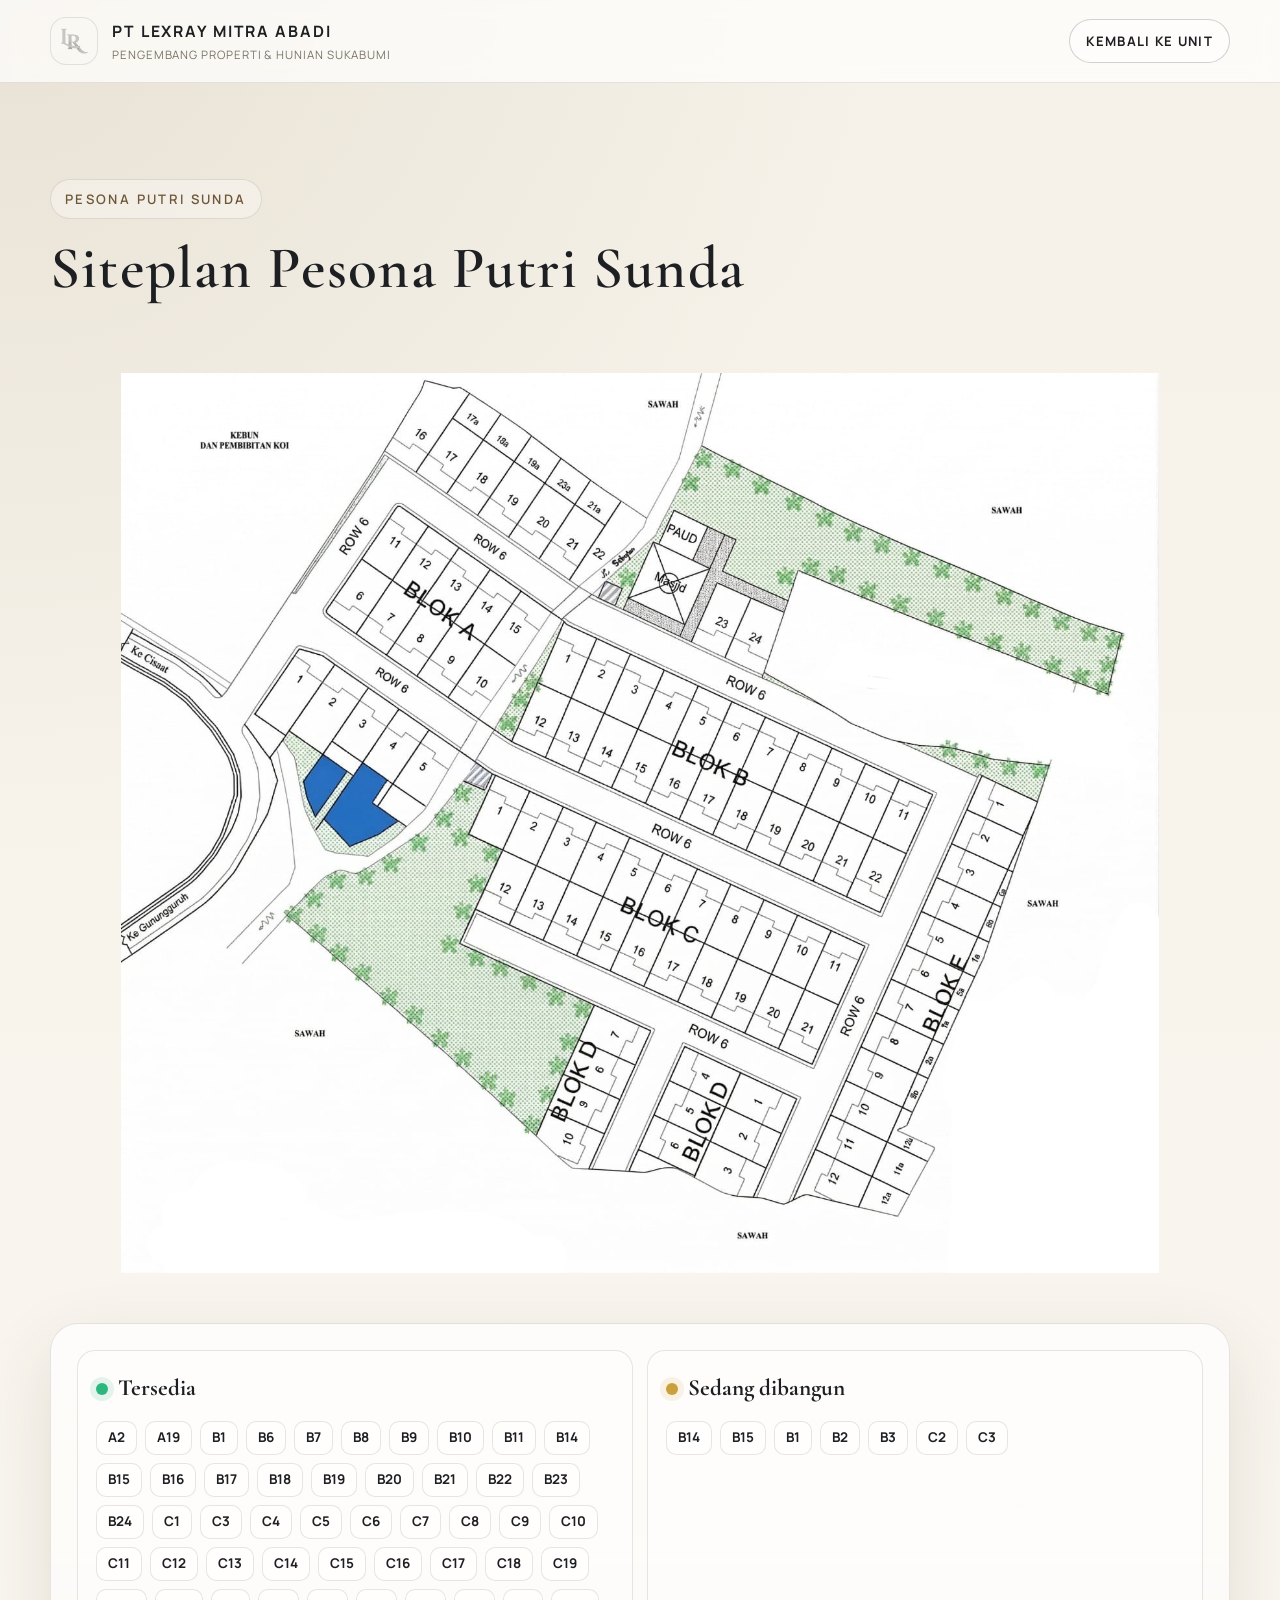
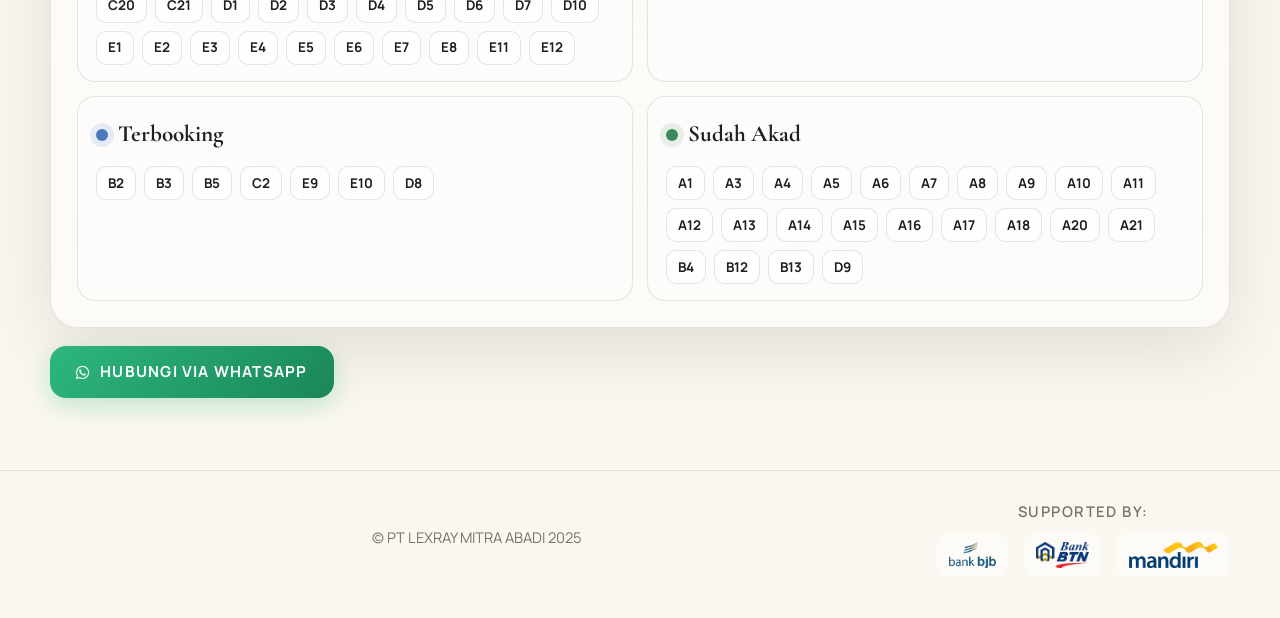
<file: stok.html>
<!DOCTYPE html>
<html lang="id" data-theme="light">

<head>
    <meta charset="UTF-8">
    <meta name="viewport" content="width=device-width, initial-scale=1, viewport-fit=cover">
    <title>Cek Ketersediaan Stok | PT LEXRAY MITRA ABADI</title>
    <meta name="theme-color" content="#f5f1e8">
    <link rel="preconnect" href="https://fonts.googleapis.com">
    <link rel="preconnect" href="https://fonts.gstatic.com" crossorigin>
    <link
        href="https://fonts.googleapis.com/css2?family=Cormorant+Garamond:wght@500;600;700&family=Manrope:wght@400;500;600;700&display=swap"
        rel="stylesheet">
    <link rel="icon" type="image/png" href="contents/img/Screenshotlogolexray.png">
    <link rel="stylesheet" href="styles.css">
    <link rel="stylesheet" href="https://cdnjs.cloudflare.com/ajax/libs/font-awesome/6.4.0/css/all.min.css">
</head>

<body>
    <nav class="navbar">
        <div class="container">
            <a href="index.html#units" class="mobile-back-link" aria-label="Kembali ke laman utama">
                <i class="fas fa-arrow-left" aria-hidden="true"></i>
            </a>
            <div class="nav-brand">
                <div class="logo-container">
                    <img src="contents/img/Screenshotlogolexray.png" alt="PT LEXRAY Logo" class="logo">
                </div>
                <div class="brand-text">
                    <h1>PT LEXRAY MITRA ABADI</h1>
                    <p class="tagline">Pengembang Properti & Hunian Sukabumi</p>
                </div>
            </div>
            <a href="index.html#units" class="secondary-link secondary-link-page">Kembali ke Unit</a>
        </div>
    </nav>

    <section class="page-hero page-hero-compact">
        <div class="container">
            <div class="section-header section-header-left">
                <p class="hero-eyebrow">Pesona Putri Sunda</p>
                <h2>Siteplan Pesona Putri Sunda</h2>
            </div>

            <div class="stok-layout">
                <div class="siteplan-display">
                    <img src="contents/img/siteplanputrisunda.png" alt="Siteplan Pesona Putri Sunda">
                </div>

                <div class="unit-status-board">

                    <div class="unit-status-grid">
                        <article class="unit-status-card">
                            <div class="unit-status-heading">
                                <span class="status-dot status-dot-tersedia" aria-hidden="true"></span>
                                <h3>Tersedia</h3>
                            </div>
                            <div class="unit-chip-list">
                                <span class="unit-chip">A2</span>
                                <span class="unit-chip">A19</span>
                                <span class="unit-chip">B1</span>
                                <span class="unit-chip">B6</span>
                                <span class="unit-chip">B7</span>
                                <span class="unit-chip">B8</span>
                                <span class="unit-chip">B9</span>
                                <span class="unit-chip">B10</span>
                                <span class="unit-chip">B11</span>
                                <span class="unit-chip">B14</span>
                                <span class="unit-chip">B15</span>
                                <span class="unit-chip">B16</span>
                                <span class="unit-chip">B17</span>
                                <span class="unit-chip">B18</span>
                                <span class="unit-chip">B19</span>
                                <span class="unit-chip">B20</span>
                                <span class="unit-chip">B21</span>
                                <span class="unit-chip">B22</span>
                                <span class="unit-chip">B23</span>
                                <span class="unit-chip">B24</span>
                                <span class="unit-chip">C1</span>
                                <span class="unit-chip">C3</span>
                                <span class="unit-chip">C4</span>
                                <span class="unit-chip">C5</span>
                                <span class="unit-chip">C6</span>
                                <span class="unit-chip">C7</span>
                                <span class="unit-chip">C8</span>
                                <span class="unit-chip">C9</span>
                                <span class="unit-chip">C10</span>
                                <span class="unit-chip">C11</span>
                                <span class="unit-chip">C12</span>
                                <span class="unit-chip">C13</span>
                                <span class="unit-chip">C14</span>
                                <span class="unit-chip">C15</span>
                                <span class="unit-chip">C16</span>
                                <span class="unit-chip">C17</span>
                                <span class="unit-chip">C18</span>
                                <span class="unit-chip">C19</span>
                                <span class="unit-chip">C20</span>
                                <span class="unit-chip">C21</span>
                                <span class="unit-chip">D1</span>
                                <span class="unit-chip">D2</span>
                                <span class="unit-chip">D3</span>
                                <span class="unit-chip">D4</span>
                                <span class="unit-chip">D5</span>
                                <span class="unit-chip">D6</span>
                                <span class="unit-chip">D7</span>
                                <span class="unit-chip">D10</span>
                                <span class="unit-chip">E1</span>
                                <span class="unit-chip">E2</span>
                                <span class="unit-chip">E3</span>
                                <span class="unit-chip">E4</span>
                                <span class="unit-chip">E5</span>
                                <span class="unit-chip">E6</span>
                                <span class="unit-chip">E7</span>
                                <span class="unit-chip">E8</span>
                                <span class="unit-chip">E11</span>
                                <span class="unit-chip">E12</span>
                            </div>
                        </article>

                        <article class="unit-status-card">
                            <div class="unit-status-heading">
                                <span class="status-dot status-dot-build" aria-hidden="true"></span>
                                <h3>Sedang dibangun</h3>
                            </div>
                            <div class="unit-chip-list">
                                <span class="unit-chip">B14</span>
                                <span class="unit-chip">B15</span>
                                <span class="unit-chip">B1</span>
                                <span class="unit-chip">B2</span>
                                <span class="unit-chip">B3</span>
                                <span class="unit-chip">C2</span>
                                <span class="unit-chip">C3</span>
                            </div>
                        </article>

                        <article class="unit-status-card">
                            <div class="unit-status-heading">
                                <span class="status-dot status-dot-booked" aria-hidden="true"></span>
                                <h3>Terbooking</h3>
                            </div>
                            <div class="unit-chip-list">
                                <span class="unit-chip">B2</span>
                                <span class="unit-chip">B3</span>
                                <span class="unit-chip">B5</span>
                                <span class="unit-chip">C2</span>
                                <span class="unit-chip">E9</span>
                                <span class="unit-chip">E10</span>
                                <span class="unit-chip">D8</span>
                            </div>
                        </article>

                        <article class="unit-status-card">
                            <div class="unit-status-heading">
                                <span class="status-dot status-dot-akad" aria-hidden="true"></span>
                                <h3>Sudah Akad</h3>
                            </div>
                            <div class="unit-chip-list"> 
                                <span class="unit-chip">A1</span>
                                <span class="unit-chip">A3</span>
                                <span class="unit-chip">A4</span>
                                <span class="unit-chip">A5</span>
                                <span class="unit-chip">A6</span>
                                <span class="unit-chip">A7</span>
                                <span class="unit-chip">A8</span>
                                <span class="unit-chip">A9</span>
                                <span class="unit-chip">A10</span>
                                <span class="unit-chip">A11</span>
                                <span class="unit-chip">A12</span>
                                <span class="unit-chip">A13</span>
                                <span class="unit-chip">A14</span>
                                <span class="unit-chip">A15</span>
                                <span class="unit-chip">A16</span>
                                <span class="unit-chip">A17</span>
                                <span class="unit-chip">A18</span>
                                <span class="unit-chip">A20</span>
                                <span class="unit-chip">A21</span>
                                <span class="unit-chip">B4</span>
                                <span class="unit-chip">B12</span>
                                <span class="unit-chip">B13</span>
                                <span class="unit-chip">D9</span>
                            </div>
                        </article>
                    </div>
                </div>
            </div>

            <div class="siteplan-actions">
                <a href="https://wa.me/6282113459627" class="unit-download-btn" target="_blank"
                    rel="noopener noreferrer">
                    <i class="fab fa-whatsapp" aria-hidden="true"></i>
                    <span>Hubungi via WhatsApp</span>
                </a>
            </div>
        </div>
    </section>

    <footer class="footer">
        <div class="container">
            <div class="footer-content">
                <div class="footer-main">
                    <p>&copy; PT LEXRAY MITRA ABADI 2025</p>
                </div>
                <div class="footer-banks">
                    <p class="bank-label">Supported by:</p>
                    <div class="bank-logos">
                        <div class="bank-logo-item" title="Bank BJB">
                            <img src="contents/img/bank-bjb-seeklogo.png" alt="Logo Bank BJB" class="bank-logo-image">
                        </div>
                        <div class="bank-logo-item" title="Bank BTN">
                            <img src="contents/img/bank-tabungan-negara-btn-seeklogo.png" alt="Logo Bank BTN"
                                class="bank-logo-image">
                        </div>
                        <div class="bank-logo-item" title="Bank Mandiri">
                            <img src="contents/img/bank-mandiri-seeklogo.png" alt="Logo Bank Mandiri"
                                class="bank-logo-image">
                        </div>
                    </div>
                </div>
            </div>
        </div>
    </footer>

    <script src="script.js"></script>
</body>

</html>
</file>
<file: styles.css>
* {
    margin: 0;
    padding: 0;
    box-sizing: border-box;
}

:root {
    --bg: #f5f1e8;
    --surface: #fbf8f2;
    --surface-soft: #f1ebde;
    --surface-muted: #e7dfd0;
    --line: rgba(29, 31, 35, 0.11);
    --line-strong: rgba(29, 31, 35, 0.2);
    --text: #1d1f23;
    --text-muted: #5f5a52;
    --text-soft: #7a7367;
    --accent: #8d744a;
    --accent-soft: #6d5736;
    --white: #ffffff;
    --hero-ambient: rgba(141, 116, 74, 0.12);
    --hero-grid: rgba(29, 31, 35, 0.06);
    --hero-glow: rgba(255, 255, 255, 0.4);
    --glass: rgba(255, 255, 255, 0.72);
    --glass-strong: rgba(255, 255, 255, 0.84);
    --section-tint: rgba(255, 255, 255, 0.22);
    --section-fade: rgba(255, 255, 255, 0.28);
    --panel-bg: linear-gradient(180deg, rgba(255, 255, 255, 0.7), rgba(255, 255, 255, 0.45));
    --chip-bg: rgba(255, 255, 255, 0.42);
    --chip-bg-strong: rgba(255, 255, 255, 0.58);
    --soft-bg: rgba(255, 255, 255, 0.45);
    --soft-bg-2: rgba(255, 255, 255, 0.4);
    --soft-bg-3: rgba(255, 255, 255, 0.34);
    --soft-bg-4: rgba(255, 255, 255, 0.32);
    --soft-bg-5: rgba(255, 255, 255, 0.5);
    --shadow: 0 24px 70px rgba(64, 51, 32, 0.12);
    --radius-lg: 28px;
    --radius-md: 20px;
    --radius-sm: 14px;
    --container: 1180px;
}

html[data-theme='dark'] {
    --bg: #141518;
    --surface: #1d1f23;
    --surface-soft: #25282d;
    --surface-muted: #30343b;
    --line: rgba(255, 255, 255, 0.11);
    --line-strong: rgba(255, 255, 255, 0.18);
    --text: #f3efe8;
    --text-muted: #d0c7bb;
    --text-soft: #b4ab9f;
    --accent: #b79b6a;
    --accent-soft: #f0dfbd;
    --hero-ambient: rgba(183, 155, 106, 0.18);
    --hero-grid: rgba(255, 255, 255, 0.04);
    --hero-glow: rgba(255, 255, 255, 0.03);
    --glass: rgba(29, 31, 35, 0.78);
    --glass-strong: rgba(20, 21, 24, 0.94);
    --section-tint: rgba(255, 255, 255, 0.015);
    --section-fade: rgba(255, 255, 255, 0.02);
    --panel-bg: linear-gradient(180deg, rgba(37, 40, 45, 0.92), rgba(24, 26, 30, 0.9));
    --chip-bg: rgba(255, 255, 255, 0.04);
    --chip-bg-strong: rgba(255, 255, 255, 0.08);
    --soft-bg: rgba(255, 255, 255, 0.06);
    --soft-bg-2: rgba(255, 255, 255, 0.05);
    --soft-bg-3: rgba(255, 255, 255, 0.04);
    --soft-bg-4: rgba(255, 255, 255, 0.05);
    --soft-bg-5: rgba(255, 255, 255, 0.08);
    --shadow: 0 24px 70px rgba(0, 0, 0, 0.24);
}

html {
    scroll-behavior: smooth;
    width: 100%;
    max-width: 100%;
}

body {
    font-family: 'Manrope', 'Segoe UI', sans-serif;
    background:
        radial-gradient(circle at top left, var(--hero-ambient), transparent 34%),
        linear-gradient(180deg, var(--bg) 0%, var(--surface) 100%);
    color: var(--text);
    line-height: 1.7;
    width: 100%;
    max-width: 100%;
    overflow-x: hidden;
    text-rendering: optimizeLegibility;
    transition: background-color 0.2s ease, color 0.2s ease;
}

a,
button,
input,
textarea {
    -webkit-tap-highlight-color: transparent;
}

img {
    display: block;
    max-width: 100%;
}

.container {
    width: min(var(--container), calc(100% - 40px));
    margin: 0 auto;
}

section {
    position: relative;
    padding: 104px 0;
    z-index: 1;
}

.about,
.team,
.social-section {
    background: var(--section-tint);
}

.contact {
    background: linear-gradient(180deg, var(--section-fade), rgba(255, 255, 255, 0));
}

.section-header {
    max-width: 760px;
    margin: 0 auto 56px;
    text-align: center;
}

.section-header h2,
.hero-content h2,
.placeholder-image h3,
.team-member h4 {
    font-family: 'Cormorant Garamond', Georgia, serif;
}

.section-header h2 {
    font-size: clamp(2.3rem, 5vw, 3.7rem);
    font-weight: 600;
    letter-spacing: 0.02em;
    line-height: 1.05;
    color: var(--text);
    margin-bottom: 12px;
}

.section-subtitle {
    font-size: 1rem;
    color: var(--text-muted);
    max-width: 620px;
    margin: 0 auto;
}

.navbar {
    position: sticky;
    top: 0;
    z-index: 100;
    background: var(--glass);
    border-bottom: 1px solid var(--line);
    backdrop-filter: saturate(130%) blur(10px);
}

.navbar.scrolled {
    background: var(--glass-strong);
    box-shadow: 0 14px 34px rgba(64, 51, 32, 0.12);
}

.navbar .container {
    display: flex;
    align-items: center;
    justify-content: space-between;
    gap: 24px;
    min-height: 82px;
}

.nav-brand {
    display: flex;
    align-items: center;
    gap: 14px;
    min-width: 0;
}

.logo-container {
    width: 48px;
    height: 48px;
    padding: 8px;
    border: 1px solid var(--line);
    border-radius: 16px;
    background: linear-gradient(180deg, rgba(255, 255, 255, 0.06), rgba(255, 255, 255, 0.02));
    flex-shrink: 0;
}

.logo {
    width: 100%;
    height: 100%;
    object-fit: contain;
}

.brand-text {
    min-width: 0;
}

.nav-brand h1 {
    font-size: 0.98rem;
    font-weight: 700;
    letter-spacing: 0.12em;
    color: var(--text);
}

.nav-brand .tagline {
    font-size: 0.72rem;
    letter-spacing: 0.08em;
    text-transform: uppercase;
    color: var(--text-soft);
    white-space: nowrap;
}

.nav-menu {
    display: flex;
    align-items: center;
    list-style: none;
    gap: 28px;
}

.nav-theme-item {
    display: none;
}

.nav-menu a {
    color: var(--text-muted);
    text-decoration: none;
    font-size: 0.84rem;
    text-transform: uppercase;
    letter-spacing: 0.14em;
    transition: color 0.2s ease;
}

.nav-menu a:hover,
.nav-menu a:focus-visible {
    color: var(--accent-soft);
}

.theme-toggle {
    display: inline-flex;
    align-items: center;
    gap: 10px;
    min-height: 48px;
    padding: 0 16px;
    border: 1px solid var(--line);
    border-radius: 999px;
    background: var(--soft-bg-4);
    color: var(--text);
    cursor: pointer;
    transition: border-color 0.2s ease, background 0.2s ease, color 0.2s ease;
}

.theme-toggle:hover,
.theme-toggle:focus-visible {
    border-color: rgba(141, 116, 74, 0.3);
    color: var(--accent-soft);
}

.theme-toggle-icon {
    width: 28px;
    height: 28px;
    display: inline-flex;
    align-items: center;
    justify-content: center;
    border-radius: 999px;
    background: var(--soft-bg-5);
    font-size: 0.82rem;
}

.theme-toggle-label {
    font-size: 0.78rem;
    font-weight: 700;
    letter-spacing: 0.12em;
    text-transform: uppercase;
}

.theme-toggle-mobile {
    width: 100%;
    justify-content: center;
}

.hamburger {
    display: none;
    width: 48px;
    height: 48px;
    padding: 0;
    border: 1px solid var(--line);
    border-radius: 14px;
    background: var(--chip-bg);
    cursor: pointer;
    align-items: center;
    justify-content: center;
    flex-direction: column;
    gap: 5px;
}

.hamburger span {
    width: 18px;
    height: 2px;
    border-radius: 999px;
    background: var(--text);
    transition: transform 0.2s ease, opacity 0.2s ease;
}

.hero {
    min-height: min(92vh, 860px);
    display: flex;
    align-items: center;
    overflow: hidden;
    padding: 112px 0 84px;
}

.hero::before {
    content: '';
    position: absolute;
    inset: 0;
    background:
        linear-gradient(135deg, var(--hero-glow), transparent 32%),
        radial-gradient(circle at 78% 28%, var(--hero-ambient), transparent 18%),
        linear-gradient(180deg, rgba(0, 0, 0, 0), rgba(0, 0, 0, 0.04));
}

.hero::after {
    content: '';
    position: absolute;
    inset: 0;
    background-image: 
        linear-gradient(180deg, rgba(0, 0, 0, 0), rgba(0, 0, 0, 0)),
        url('contents/img/backgroundberanda.png');
    background-size: cover;
    background-position: center;
    opacity: 0.34;
    pointer-events: none;
}

.content-background-shell {
    position: relative;
    isolation: isolate;
}

.content-background-shell::before {
    content: '';
    position: absolute;
    inset: 0;
    background-image:
        linear-gradient(180deg, rgba(245, 241, 232, 0.76), rgba(245, 241, 232, 0.7)),
        url('contents/img/backgroundindexwindows.png');
    background-size: cover;
    background-position: center top;
    background-repeat: no-repeat;
    opacity: 0.22;
    pointer-events: none;
    z-index: 0;
}

.content-background-shell > section {
    position: relative;
    z-index: 1;
}

.hero-overlay {
    position: absolute;
    inset: 0;
    background-image:
        linear-gradient(var(--hero-grid) 1px, transparent 1px),
        linear-gradient(90deg, var(--hero-grid) 1px, transparent 1px);
    background-size: 64px 64px;
    mask-image: linear-gradient(180deg, rgba(0, 0, 0, 0.25), rgba(0, 0, 0, 0));
    opacity: 0.24;
    pointer-events: none;
    z-index: 0;
}

.hero-content {
    position: relative;
    z-index: 1;
    max-width: 900px;
}

.hero-eyebrow {
    display: inline-block;
    margin-bottom: 18px;
    padding: 8px 14px;
    border: 1px solid var(--line);
    border-radius: 999px;
    background: var(--soft-bg-3);
    color: var(--accent-soft);
    font-size: 0.82rem;
    font-weight: 600;
    letter-spacing: 0.18em;
    text-transform: uppercase;
}

.hero-content h2 {
    max-width: 880px;
    font-size: clamp(3.2rem, 8vw, 6rem);
    font-weight: 600;
    line-height: 0.94;
    letter-spacing: 0.01em;
    margin-bottom: 20px;
}

.hero-lead {
    max-width: 640px;
    font-size: 1.1rem;
    color: var(--text-muted);
    margin-bottom: 32px;
}

html[data-theme='dark'] .section-header h2,
html[data-theme='dark'] .hero-content h2,
html[data-theme='dark'] .placeholder-image h3,
html[data-theme='dark'] .team-member h4,
html[data-theme='dark'] .info-item h4,
html[data-theme='dark'] .hero-metric strong {
    color: #fbf7ef;
}

html[data-theme='dark'] .section-subtitle,
html[data-theme='dark'] .hero-lead,
html[data-theme='dark'] .about-text p,
html[data-theme='dark'] .team-member p,
html[data-theme='dark'] .info-item p,
html[data-theme='dark'] .feature-list,
html[data-theme='dark'] .hero-metric span,
html[data-theme='dark'] .stat p,
html[data-theme='dark'] .nav-menu a,
html[data-theme='dark'] .nav-brand .tagline,
html[data-theme='dark'] .footer p {
    color: var(--text-muted);
}

html[data-theme='dark'] .hero-eyebrow,
html[data-theme='dark'] .team-member h3,
html[data-theme='dark'] .placeholder-kicker,
html[data-theme='dark'] .social-links a:hover,
html[data-theme='dark'] .social-icons a:hover,
html[data-theme='dark'] .theme-toggle:hover,
html[data-theme='dark'] .theme-toggle:focus-visible,
html[data-theme='dark'] .secondary-link:hover,
html[data-theme='dark'] .secondary-link:focus-visible {
    color: var(--accent-soft);
}

html[data-theme='dark'] .info-item-clickable:hover {
    background: var(--soft-bg-3);
    box-shadow: 0 8px 24px rgba(0, 0, 0, 0.3);
}

.hero-actions {
    display: flex;
    align-items: center;
    gap: 18px;
    flex-wrap: wrap;
    margin-bottom: 42px;
}

.secondary-link {
    display: inline-flex;
    align-items: center;
    justify-content: center;
    min-height: 44px;
    padding: 0 16px;
    color: var(--text);
    text-decoration: none;
    border: 1px solid var(--line-strong);
    background: var(--chip-bg);
    font-size: 0.82rem;
    font-weight: 700;
    letter-spacing: 0.1em;
    text-transform: uppercase;
    border-radius: 999px;
    transition: border-color 0.2s ease, color 0.2s ease, background 0.2s ease;
}

.secondary-link:hover,
.secondary-link:focus-visible {
    color: var(--accent-soft);
    border-color: rgba(183, 155, 106, 0.5);
    background: var(--chip-bg-strong);
}

.hero-metrics {
    display: grid;
    grid-template-columns: repeat(3, minmax(0, 1fr));
    gap: 16px;
    max-width: 820px;
}

.hero-metric,
.stat,
.team-member,
.info-item,
.placeholder-image {
    border: 1px solid var(--line);
    background: var(--panel-bg);
    box-shadow: var(--shadow);
}

.hero-metric {
    padding: 18px 20px;
    border-radius: var(--radius-md);
}

.hero-metric strong {
    display: block;
    margin-bottom: 6px;
    color: var(--text);
    font-size: 1.2rem;
    font-weight: 700;
}

.hero-metric span {
    color: var(--text-soft);
    font-size: 0.95rem;
}

.about-content {
    display: grid;
    grid-template-columns: minmax(0, 1.05fr) minmax(320px, 0.95fr);
    gap: 34px;
    align-items: stretch;
}

.about-text p {
    color: var(--text-muted);
    margin-bottom: 18px;
}

.about-stats {
    display: grid;
    grid-template-columns: repeat(3, minmax(0, 1fr));
    gap: 16px;
    margin-top: 28px;
}

.stat {
    padding: 24px 20px;
    border-radius: var(--radius-md);
}

.stat h3 {
    color: var(--accent-soft);
    font-size: 1.8rem;
    margin-bottom: 6px;
}

.stat p {
    color: var(--text-soft);
    font-size: 0.95rem;
}

.placeholder-image {
    height: 100%;
    min-height: 420px;
    padding: 36px;
    border-radius: var(--radius-lg);
    display: flex;
    flex-direction: column;
    justify-content: flex-end;
    position: relative;
    overflow: hidden;
}

.placeholder-image::before,
.placeholder-image::after {
    content: '';
    position: absolute;
    border-radius: 999px;
    border: 1px solid var(--line);
}

.placeholder-image::before {
    width: 320px;
    height: 320px;
    top: -140px;
    right: -120px;
}

.placeholder-image::after {
    width: 220px;
    height: 220px;
    bottom: -90px;
    left: -70px;
}

.placeholder-kicker {
    position: relative;
    z-index: 1;
    margin-bottom: 14px;
    color: var(--accent-soft);
    font-size: 0.82rem;
    letter-spacing: 0.16em;
    text-transform: uppercase;
}

.placeholder-image h3 {
    position: relative;
    z-index: 1;
    font-size: clamp(2rem, 4vw, 3rem);
    line-height: 1;
    margin-bottom: 24px;
    max-width: 420px;
}

.feature-list {
    position: relative;
    z-index: 1;
    list-style: none;
    display: grid;
    gap: 12px;
    color: var(--text-muted);
}

.feature-list li {
    padding-left: 22px;
    position: relative;
}

.feature-list li::before {
    content: '';
    position: absolute;
    left: 0;
    top: 11px;
    width: 9px;
    height: 9px;
    border-radius: 999px;
    background: var(--accent);
    box-shadow: 0 0 0 5px rgba(183, 155, 106, 0.08);
}

.team-grid,
.contact-info {
    display: grid;
    gap: 20px;
}

.team-grid {
    grid-template-columns: repeat(2, minmax(0, 1fr));
}

.team-member {
    padding: 32px;
    border-radius: var(--radius-lg);
    text-align: center;
}

.member-image {
    width: 124px;
    height: 124px;
    margin: 0 auto 22px;
    padding: 4px;
    border-radius: 999px;
    border: 1px solid var(--line);
    background: linear-gradient(180deg, var(--soft-bg-5), var(--chip-bg));
}

.member-photo {
    width: 100%;
    height: 100%;
    object-fit: cover;
    border-radius: 999px;
}

.team-member h3 {
    color: var(--accent-soft);
    font-size: 0.86rem;
    letter-spacing: 0.16em;
    text-transform: uppercase;
    margin-bottom: 6px;
}

.team-member h4 {
    font-size: 2rem;
    line-height: 1.02;
    margin-bottom: 14px;
}

.team-member p {
    color: var(--text-muted);
    max-width: 430px;
    margin: 0 auto 22px;
}

.social-links,
.social-icons {
    display: flex;
    justify-content: center;
    flex-wrap: wrap;
    gap: 12px;
}

.social-links a,
.social-icons a {
    width: 44px;
    height: 44px;
    display: inline-flex;
    align-items: center;
    justify-content: center;
    border-radius: 999px;
    border: 1px solid var(--line);
    color: var(--text-muted);
    background: var(--soft-bg-2);
    text-decoration: none;
    transition: color 0.2s ease, border-color 0.2s ease, transform 0.2s ease;
}

.social-links a:hover,
.social-icons a:hover {
    color: var(--accent-soft);
    border-color: rgba(183, 155, 106, 0.32);
    transform: translateY(-1px);
}

.contact-content {
    display: flex;
    justify-content: center;
}

.contact-info {
    width: 100%;
    grid-template-columns: repeat(3, minmax(0, 1fr));
}

.info-item {
    min-height: 100%;
    padding: 30px 24px;
    border-radius: var(--radius-md);
    text-align: center;
}

.info-item i {
    display: inline-grid;
    place-items: center;
    width: 52px;
    height: 52px;
    margin-bottom: 18px;
    border-radius: 16px;
    background: var(--soft-bg);
    color: var(--accent-soft);
    font-size: 1.2rem;
}

.contact-icon {
    line-height: 1;
}

.info-item h4 {
    margin-bottom: 8px;
    color: var(--text);
}

.info-item p {
    color: var(--text-muted);
}

.info-item p a {
    color: inherit;
    text-decoration: none;
}

.info-item p a:hover,
.info-item p a:focus-visible {
    color: var(--accent-soft);
}

.info-item-clickable {
    display: flex;
    flex-direction: column;
    align-items: center;
    justify-content: center;
    text-decoration: none;
    color: inherit;
    cursor: pointer;
    transition: all 0.3s ease;
}

.info-item-clickable:hover {
    background: var(--soft-bg-2);
    transform: translateY(-4px);
    box-shadow: 0 8px 24px rgba(0, 0, 0, 0.1);
}

.info-item-clickable:hover i {
    background: var(--accent);
    color: var(--white);
}

.info-item-clickable p {
    color: var(--text-muted);
}

.social-section {
    padding-top: 76px;
    padding-bottom: 76px;
    text-align: center;
}

.social-section h3 {
    font-size: 1.45rem;
    margin-bottom: 22px;
    color: var(--text);
}

.units {
    background: linear-gradient(180deg, var(--section-fade), rgba(255, 255, 255, 0));
}

.footer {
    padding: 28px 0 42px;
    border-top: 1px solid var(--line);
}

.footer p {
    color: var(--text-soft);
    text-align: center;
    font-size: 0.92rem;
}

.fade-in {
    opacity: 0;
    transform: translateY(18px);
    transition: opacity 0.45s ease, transform 0.45s ease;
}

.fade-in-visible {
    opacity: 1;
    transform: translateY(0);
}

.hamburger.active span:nth-child(1) {
    transform: translateY(7px) rotate(45deg);
}

.hamburger.active span:nth-child(2) {
    opacity: 0;
}

.hamburger.active span:nth-child(3) {
    transform: translateY(-7px) rotate(-45deg);
}

/* Units Section Styles */
.units {
    background: linear-gradient(180deg, var(--section-fade), rgba(255, 255, 255, 0));
}

.unit-showcase {
    display: grid;
    grid-template-columns: minmax(0, 1.05fr) minmax(320px, 0.95fr);
    gap: 24px;
    align-items: start;
}

.unit-download {
    display: flex;
    justify-content: center;
    margin-top: 28px;
}

.unit-download-btn {
    display: inline-flex;
    align-items: center;
    justify-content: center;
    gap: 10px;
    min-height: 52px;
    padding: 0 26px;
    border: none;
    border-radius: 16px;
    background: linear-gradient(135deg, #2db77f, #1a8659);
    color: #ffffff;
    text-decoration: none;
    font-size: 0.95rem;
    font-weight: 700;
    letter-spacing: 0.08em;
    text-transform: uppercase;
    box-shadow: 0 8px 24px rgba(45, 183, 127, 0.28);
    transition: transform 0.2s ease, box-shadow 0.2s ease, background 0.2s ease;
    cursor: pointer;
}

.unit-download-btn:hover,
.unit-download-btn:focus-visible {
    transform: translateY(-3px);
    box-shadow: 0 12px 32px rgba(45, 183, 127, 0.36);
    background: linear-gradient(135deg, #35d699, #2db77f);
}

.unit-download-btn:active {
    transform: translateY(-1px);
    box-shadow: 0 6px 16px rgba(45, 183, 127, 0.24);
}

.page-hero {
    padding-top: 96px;
    padding-bottom: 72px;
}

.page-hero-compact {
    padding-top: 96px;
}

.section-header-left {
    margin-left: 0;
    margin-right: 0;
    text-align: left;
}

.siteplan-actions {
    margin-top: 18px;
}

.mobile-back-link {
    display: none;
    width: 44px;
    height: 44px;
    align-items: center;
    justify-content: center;
    flex-shrink: 0;
    border: 1px solid var(--line);
    border-radius: 14px;
    background: var(--soft-bg-4);
    color: var(--text);
    text-decoration: none;
    transition: border-color 0.2s ease, color 0.2s ease, background 0.2s ease;
}

.mobile-back-link:hover,
.mobile-back-link:focus-visible {
    border-color: rgba(141, 116, 74, 0.3);
    color: var(--accent-soft);
}

.secondary-link-page {
    flex-shrink: 0;
}

.secondary-link-inline {
    align-self: flex-start;
}

.stok-layout {
    display: grid;
    grid-template-columns: 1fr;
    gap: 32px;
    align-items: start;
}

.availability-grid {
    display: grid;
    grid-template-columns: minmax(0, 1.2fr) minmax(280px, 0.8fr);
    gap: 24px;
    align-items: stretch;
}

.availability-card {
    padding: 30px;
    border: 1px solid var(--line);
    border-radius: var(--radius-lg);
    background: var(--panel-bg);
    box-shadow: var(--shadow);
}

.availability-card-highlight {
    position: relative;
    overflow: hidden;
}

.availability-card-highlight::before {
    content: '';
    position: absolute;
    inset: 0 auto auto 0;
    width: 180px;
    height: 180px;
    background: radial-gradient(circle, rgba(141, 116, 74, 0.12), transparent 72%);
    pointer-events: none;
}

.availability-card h3 {
    font-family: 'Cormorant Garamond', Georgia, serif;
    font-size: clamp(2rem, 4vw, 2.8rem);
    line-height: 1;
    margin-bottom: 14px;
}

.availability-card p {
    color: var(--text-muted);
    margin-bottom: 20px;
}

.availability-chip {
    display: inline-flex;
    align-items: center;
    min-height: 34px;
    padding: 0 12px;
    border: 1px solid var(--line);
    border-radius: 999px;
    background: var(--soft-bg-3);
    color: var(--accent-soft);
    font-size: 0.76rem;
    font-weight: 700;
    letter-spacing: 0.14em;
    text-transform: uppercase;
    margin-bottom: 16px;
}

.availability-meta {
    display: grid;
    gap: 14px;
}

.availability-meta-item {
    padding: 16px 18px;
    border: 1px solid var(--line);
    border-radius: var(--radius-sm);
    background: var(--soft-bg-2);
}

.availability-meta-item strong {
    display: block;
    color: var(--text);
    margin-bottom: 4px;
}

.availability-meta-item span {
    color: var(--text-muted);
}

.availability-actions {
    display: flex;
    flex-direction: column;
    align-items: flex-start;
    gap: 14px;
}

.siteplan-display {
    margin-top: 18px;
}

.siteplan-display img {
    width: 100%;
    height: auto;
    display: block;
    max-height: 900px;
    object-fit: contain;
    border-radius: 22px;
}

.unit-status-board {
    margin-top: 18px;
    padding: 26px;
    border: 1px solid var(--line);
    border-radius: var(--radius-lg);
    background: var(--panel-bg);
    box-shadow: var(--shadow);
}

.unit-status-grid {
    display: grid;
    grid-template-columns: repeat(2, 1fr);
    gap: 14px;
}

.unit-status-card {
    padding: 18px 18px 16px;
    border: 1px solid var(--line);
    border-radius: 18px;
    background: rgba(255, 255, 255, 0.38);
    box-shadow: none;
}

.unit-status-heading {
    display: flex;
    align-items: center;
    gap: 10px;
    margin-bottom: 12px;
}

.unit-status-heading h3 {
    font-size: 1.45rem;
    margin: 0;
    font-family: 'Cormorant Garamond', Georgia, serif;
}

.status-dot {
    width: 12px;
    height: 12px;
    border-radius: 999px;
    flex-shrink: 0;
}

.status-dot-build {
    background: #caa03d;
    box-shadow: 0 0 0 6px rgba(209, 158, 51, 0.12);
}

.status-dot-booked {
    background: #4a78bd;
    box-shadow: 0 0 0 6px rgba(60, 116, 206, 0.12);
}

.status-dot-akad {
    background: #3c8a5a;
    box-shadow: 0 0 0 6px rgba(58, 140, 91, 0.12);
}

.status-dot-tersedia {
    background: #2db77f;
    box-shadow: 0 0 0 6px rgba(45, 183, 127, 0.12);
}

.unit-chip-list {
    display: flex;
    flex-wrap: wrap;
    gap: 8px;
}

.unit-chip {
    display: inline-flex;
    align-items: center;
    min-height: 34px;
    padding: 0 11px;
    border-radius: 10px;
    border: 1px solid var(--line);
    background: rgba(255, 255, 255, 0.52);
    color: var(--text);
    font-size: 0.84rem;
    font-weight: 700;
}

html[data-theme='dark'] .unit-status-card {
    background: rgba(255, 255, 255, 0.03);
}

html[data-theme='dark'] .unit-chip {
    background: rgba(255, 255, 255, 0.06);
}

.unit-card {
    padding: 28px;
    border-radius: 18px;
    border: 1px solid var(--line);
    background: var(--panel-bg);
    box-shadow: var(--shadow);
    transition: transform 0.2s ease, border-color 0.2s ease;
}

.unit-card:hover {
    transform: translateY(-2px);
    border-color: rgba(141, 116, 74, 0.24);
}

.unit-card-featured {
    padding: 34px;
}

.unit-label {
    color: var(--accent-soft);
    font-size: 0.8rem;
    font-weight: 700;
    letter-spacing: 0.16em;
    text-transform: uppercase;
    margin-bottom: 16px;
}

.unit-icon {
    width: 48px;
    height: 48px;
    display: grid;
    place-items: center;
    margin-bottom: 18px;
    border-radius: 10px;
    background: var(--soft-bg);
    color: var(--accent-soft);
    font-size: 1.1rem;
}

.unit-card h3 {
    font-size: 1.35rem;
    line-height: 1.15;
    margin-bottom: 12px;
    font-family: 'Cormorant Garamond', Georgia, serif;
}

.unit-card p {
    color: var(--text-muted);
    margin-bottom: 16px;
    font-size: 0.95rem;
}

.unit-info {
    display: flex;
    gap: 8px;
    margin-bottom: 18px;
    flex-wrap: wrap;
}

.info-badge {
    display: inline-block;
    padding: 6px 12px;
    background: var(--soft-bg-3);
    border: 1px solid var(--line);
    border-radius: 10px;
    color: var(--text-muted);
    font-size: 0.78rem;
    font-weight: 600;
}

.unit-location,
.unit-specs {
    margin-top: 24px;
    padding: 20px 22px;
    border-radius: 14px;
    border: 1px solid var(--line);
    background: var(--soft-bg-2);
}

.unit-location h4,
.unit-specs h4 {
    margin-bottom: 10px;
    font-size: 1rem;
    color: var(--text);
}

.unit-location p {
    margin: 0;
    color: var(--text-muted);
}

.unit-spec-list {
    list-style: none;
    display: grid;
    gap: 10px;
    color: var(--text-muted);
}

.unit-spec-list li {
    position: relative;
    padding-left: 20px;
}

.unit-spec-list li::before {
    content: '';
    position: absolute;
    left: 0;
    top: 11px;
    width: 8px;
    height: 8px;
    border-radius: 999px;
    background: var(--accent);
    box-shadow: 0 0 0 4px rgba(183, 155, 106, 0.08);
}

.unit-carousel {
    position: relative;
}

.unit-carousel-mobile {
    display: none;
}

.unit-carousel-desktop {
    display: block;
}

.unit-siteplan {
    border: 1px solid var(--line);
    border-radius: 16px;
    background: var(--panel-bg);
    box-shadow: var(--shadow);
    overflow: hidden;
}

.unit-siteplan img {
    width: 100%;
    display: block;
    aspect-ratio: 4 / 2.6;
    object-fit: cover;
    background: var(--surface-soft);
}

.unit-carousel-track {
    position: relative;
    overflow: hidden;
    border-radius: 16px;
}

.unit-slide {
    display: none;
    margin: 0;
    position: relative;
}

.unit-slide.active {
    display: block;
}

.unit-slide::after {
    content: '';
    position: absolute;
    inset: auto 0 0;
    height: 32%;
    background: linear-gradient(180deg, transparent, rgba(0, 0, 0, 0.18));
    pointer-events: none;
}

.unit-slide img {
    width: 100%;
    aspect-ratio: 4 / 3;
    object-fit: cover;
    background: var(--surface-soft);
}

.unit-carousel-controls {
    display: flex;
    align-items: center;
    justify-content: center;
    padding-top: 14px;
}

.carousel-btn {
    position: absolute;
    top: 50%;
    z-index: 2;
    width: 46px;
    height: 46px;
    border: 1px solid rgba(255, 255, 255, 0.24);
    border-radius: 12px;
    display: inline-flex;
    align-items: center;
    justify-content: center;
    cursor: pointer;
    color: #ffffff;
    background: rgba(20, 21, 24, 0.28);
    backdrop-filter: blur(10px);
    transform: translateY(-50%);
    transition: background 0.2s ease, border-color 0.2s ease, transform 0.2s ease;
}

.carousel-btn:hover,
.carousel-btn:focus-visible {
    transform: translateY(-50%) scale(1.03);
    border-color: rgba(255, 255, 255, 0.42);
    background: rgba(20, 21, 24, 0.42);
}

.carousel-btn-prev {
    left: 14px;
}

.carousel-btn-next {
    right: 14px;
}

.unit-carousel-dots {
    display: flex;
    align-items: center;
    justify-content: center;
    gap: 10px;
}

.carousel-dot {
    width: 34px;
    height: 10px;
    padding: 0;
    border: none;
    border-radius: 4px;
    background: transparent;
    cursor: pointer;
    overflow: hidden;
    transition: transform 0.2s ease;
}

.carousel-dot span {
    display: block;
    width: 100%;
    height: 100%;
    border-radius: inherit;
    background: rgba(141, 116, 74, 0.18);
    transition: background 0.25s ease;
}

.carousel-dot.active {
    transform: translateY(-1px);
}

.carousel-dot.active span {
    background: var(--accent);
}

html[data-theme='dark'] .carousel-dot span {
    background: rgba(255, 255, 255, 0.14);
}

html[data-theme='dark'] .carousel-dot.active span {
    background: var(--accent);
}

/* Footer Bank Logos */
.footer-content {
    display: flex;
    justify-content: space-between;
    align-items: center;
    gap: 32px;
    flex-wrap: wrap;
}

.footer-main {
    flex: 1;
}

.footer-banks {
    text-align: center;
}

.bank-label {
    font-size: 0.82rem;
    font-weight: 600;
    letter-spacing: 0.1em;
    text-transform: uppercase;
    color: var(--text-muted);
    margin-bottom: 10px;
}

.bank-logos {
    display: flex;
    gap: 16px;
    justify-content: center;
    align-items: center;
}

.bank-logo-item {
    display: flex;
    flex-direction: column;
    align-items: center;
    gap: 6px;
    padding: 8px 12px;
    border-radius: 10px;
    background: var(--soft-bg-3);
    color: var(--accent-soft);
    font-size: 0.95rem;
    transition: all 0.2s ease;
}

.bank-logo-item:hover {
    background: var(--soft-bg-4);
    transform: translateY(-1px);
}

.bank-logo-image {
    width: auto;
    height: 26px;
    object-fit: contain;
    filter: saturate(0.96);
}

.bank-logo-item span {
    font-size: 0.7rem;
    font-weight: 600;
}

@media (max-width: 980px) {
    .stok-layout,
    .about-content,
    .team-grid,
    .contact-info,
    .hero-metrics,
    .unit-showcase,
    .availability-grid,
    .unit-status-grid {
        grid-template-columns: 1fr;
    }

    .placeholder-image {
        min-height: 360px;
    }

    .siteplan-display {
        position: static;
    }

    .siteplan-display img {
        max-height: none;
        border-radius: 18px;
    }

    .unit-status-board {
        margin-top: 28px;
        padding-top: 28px;
        border: none;
        border-top: 1px solid var(--line);
        border-radius: 0;
        background: transparent;
        box-shadow: none;
    }
}

@media (max-width: 820px) {
    .navbar .container {
        min-height: 74px;
        flex-wrap: nowrap;
        align-items: center;
        gap: 8px;
    }

    .mobile-back-link {
        display: inline-flex;
        margin-right: 2px;
    }

    .nav-brand {
        gap: 10px;
        flex: 1;
        min-width: 0;
    }

    .nav-menu {
        position: absolute;
        top: calc(100% + 10px);
        left: 20px;
        right: 20px;
        display: none;
        flex-direction: column;
        align-items: flex-start;
        gap: 14px;
        padding: 18px;
        border: 1px solid var(--line);
        border-radius: 20px;
        background: var(--glass-strong);
        box-shadow: 0 18px 36px rgba(0, 0, 0, 0.26);
    }

    .nav-menu.active {
        display: flex;
    }

    .nav-theme-item {
        display: block;
        width: 100%;
        margin-top: 6px;
        padding-top: 14px;
        border-top: 1px solid var(--line);
    }

    .theme-toggle-desktop {
        display: none;
    }

    .hamburger {
        display: inline-flex;
    }

    .secondary-link-page {
        display: none;
    }
}

@media (max-width: 640px) {
    .content-background-shell::before {
        background-image:
            linear-gradient(180deg, rgba(245, 241, 232, 0.82), rgba(245, 241, 232, 0.74)),
            url('contents/img/backgroundindexmobile.png');
        background-position: center top;
        background-size: cover;
        opacity: 0.18;
    }

    section {
        padding: 84px 0;
    }

    .container {
        width: min(var(--container), calc(100% - 28px));
    }

    .hero {
        min-height: auto;
        padding-top: 96px;
    }

    .page-hero {
        padding-top: 92px;
        padding-bottom: 56px;
    }

    .hero-content h2 {
        font-size: clamp(2.4rem, 12vw, 3.6rem);
    }

    .hero-lead,
    .section-subtitle,
    .about-text p,
    .team-member p,
    .info-item p {
        font-size: 0.97rem;
    }

    .hero-actions {
        flex-direction: column;
        align-items: stretch;
    }

    .secondary-link {
        width: 100%;
    }

    .theme-toggle-mobile {
        min-height: 44px;
        padding: 0 14px;
    }

    .theme-toggle-mobile .theme-toggle-label {
        display: none;
    }

    .mobile-back-link {
        width: 40px;
        height: 40px;
        border-radius: 12px;
    }

    .nav-brand .tagline {
        white-space: normal;
    }

    .placeholder-image,
    .team-member,
    .info-item,
    .hero-metric,
    .stat,
    .unit-card {
        padding-left: 22px;
        padding-right: 22px;
    }

    .team-member {
        display: grid;
        grid-template-columns: 72px minmax(0, 1fr);
        gap: 12px 16px;
        align-items: start;
        text-align: left;
    }

    .member-image {
        grid-column: 1;
        grid-row: 1 / span 4;
        width: 72px;
        height: 72px;
        margin: 0;
    }

    .team-member h3,
    .team-member h4,
    .team-member p,
    .team-member .social-links {
        grid-column: 2;
    }

    .team-member h3 {
        margin-bottom: 4px;
    }

    .team-member h4 {
        font-size: 1.65rem;
        margin-bottom: 10px;
    }

    .team-member p {
        max-width: none;
        margin: 0 0 14px;
        font-size: 0.92rem;
        line-height: 1.55;
    }

    .social-links {
        justify-content: flex-start;
        gap: 10px;
    }

    .social-links a {
        width: 38px;
        height: 38px;
    }

    .info-item {
        display: flex;
        align-items: flex-start;
        gap: 16px;
        text-align: left;
    }

    .info-item i {
        margin-bottom: 0;
        flex-shrink: 0;
    }

    .info-item > div {
        min-width: 0;
    }

    .unit-card-featured {
        padding: 26px 22px;
    }

    .availability-card {
        padding: 24px 22px;
    }

    .unit-status-card {
        padding: 22px;
    }

    .siteplan-display img {
        border-radius: 14px;
    }

    .unit-carousel-mobile {
        display: block;
        margin-top: 8px;
    }

    .unit-carousel-desktop {
        display: none;
    }

    .unit-carousel-controls {
        gap: 10px;
        padding: 16px;
    }

    .unit-carousel-dots {
        flex-wrap: wrap;
        gap: 6px;
        max-width: 100%;
    }

    .carousel-dot {
        width: 20px;
        height: 8px;
    }

    .carousel-btn {
        width: 42px;
        height: 42px;
    }

    .footer-content {
        flex-direction: column;
        gap: 20px;
    }

    .footer-main {
        width: 100%;
        order: 2;
    }

    .footer-banks {
        width: 100%;
        order: 1;
    }

    .bank-logos {
        gap: 8px;
    }

    .bank-logo-item {
        padding: 6px 10px;
        font-size: 0.85rem;
    }

    .bank-logo-item i {
        font-size: 1rem;
    }
}

@media (prefers-reduced-motion: reduce) {
    html {
        scroll-behavior: auto;
    }

    *,
    *::before,
    *::after {
        animation: none !important;
        transition: none !important;
    }

    .fade-in {
        opacity: 1;
        transform: none;
    }

    body {
        transition: none;
    }
}
</file>
